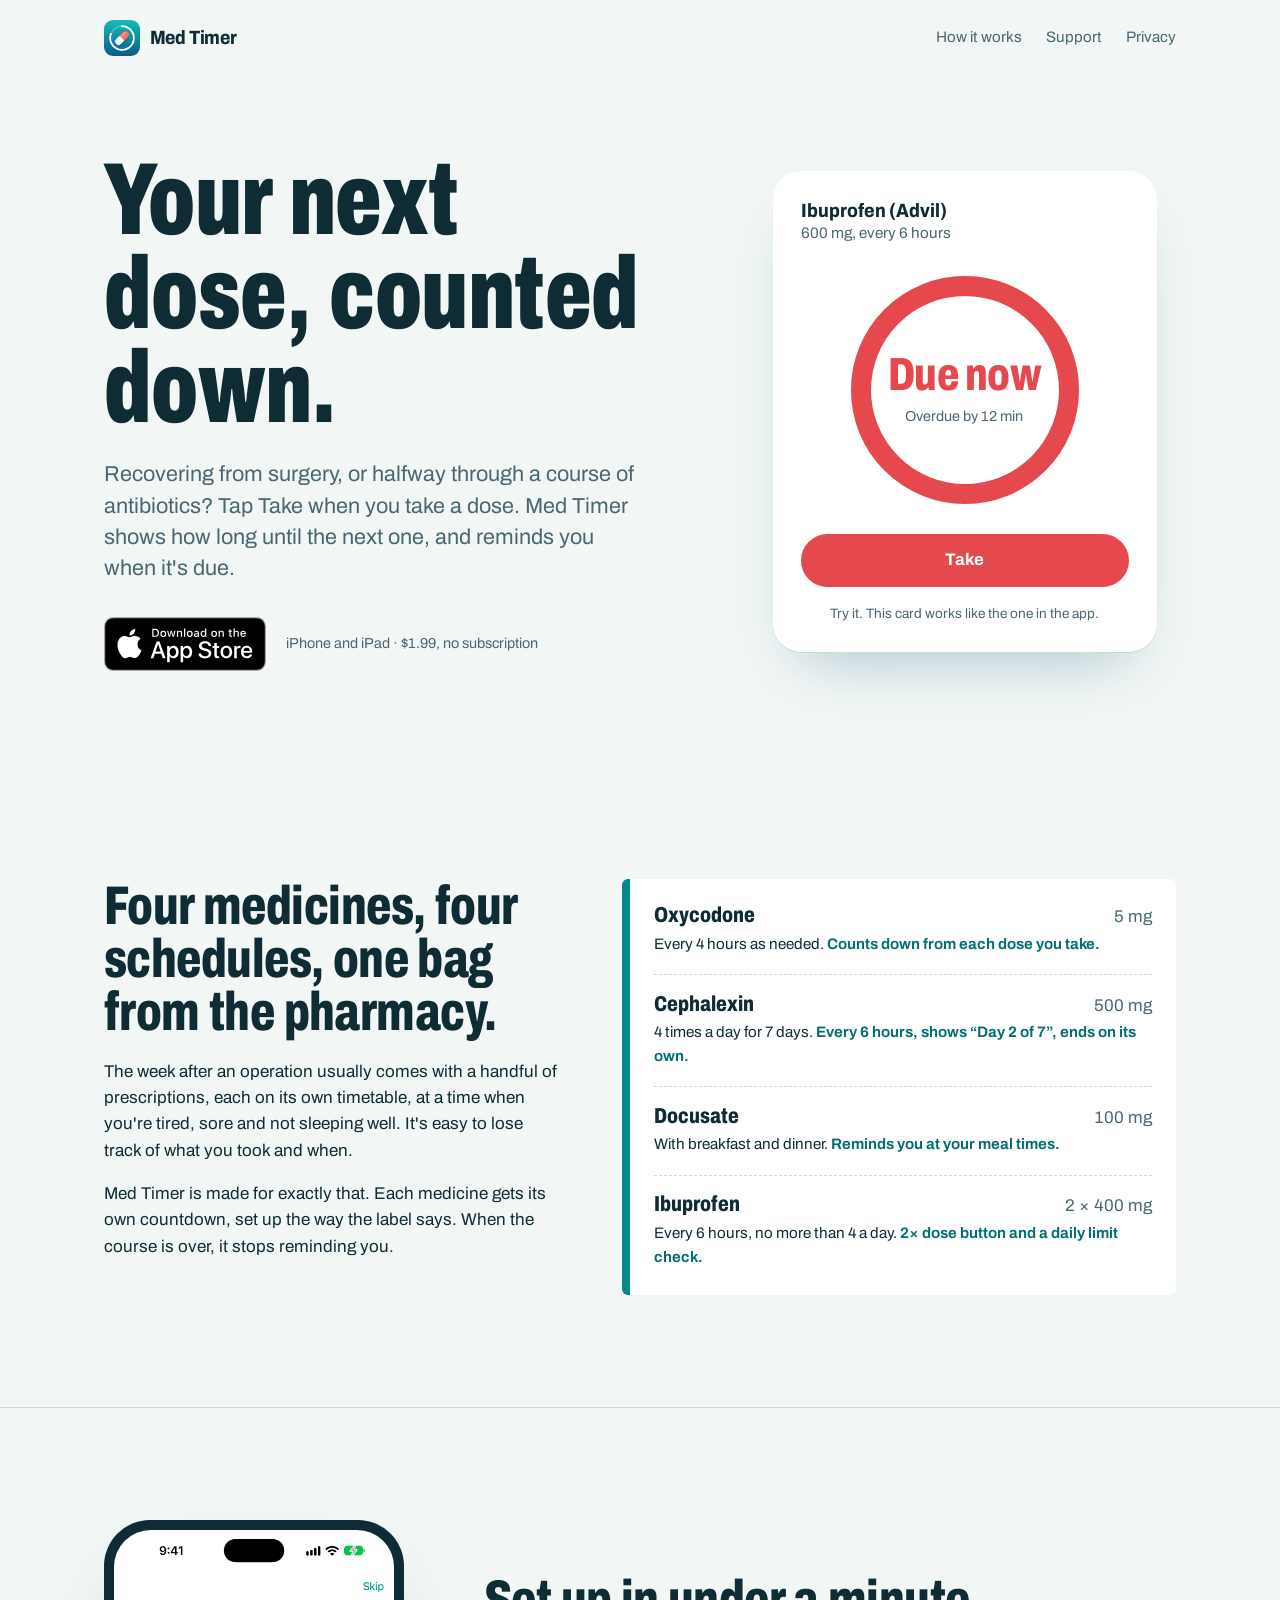
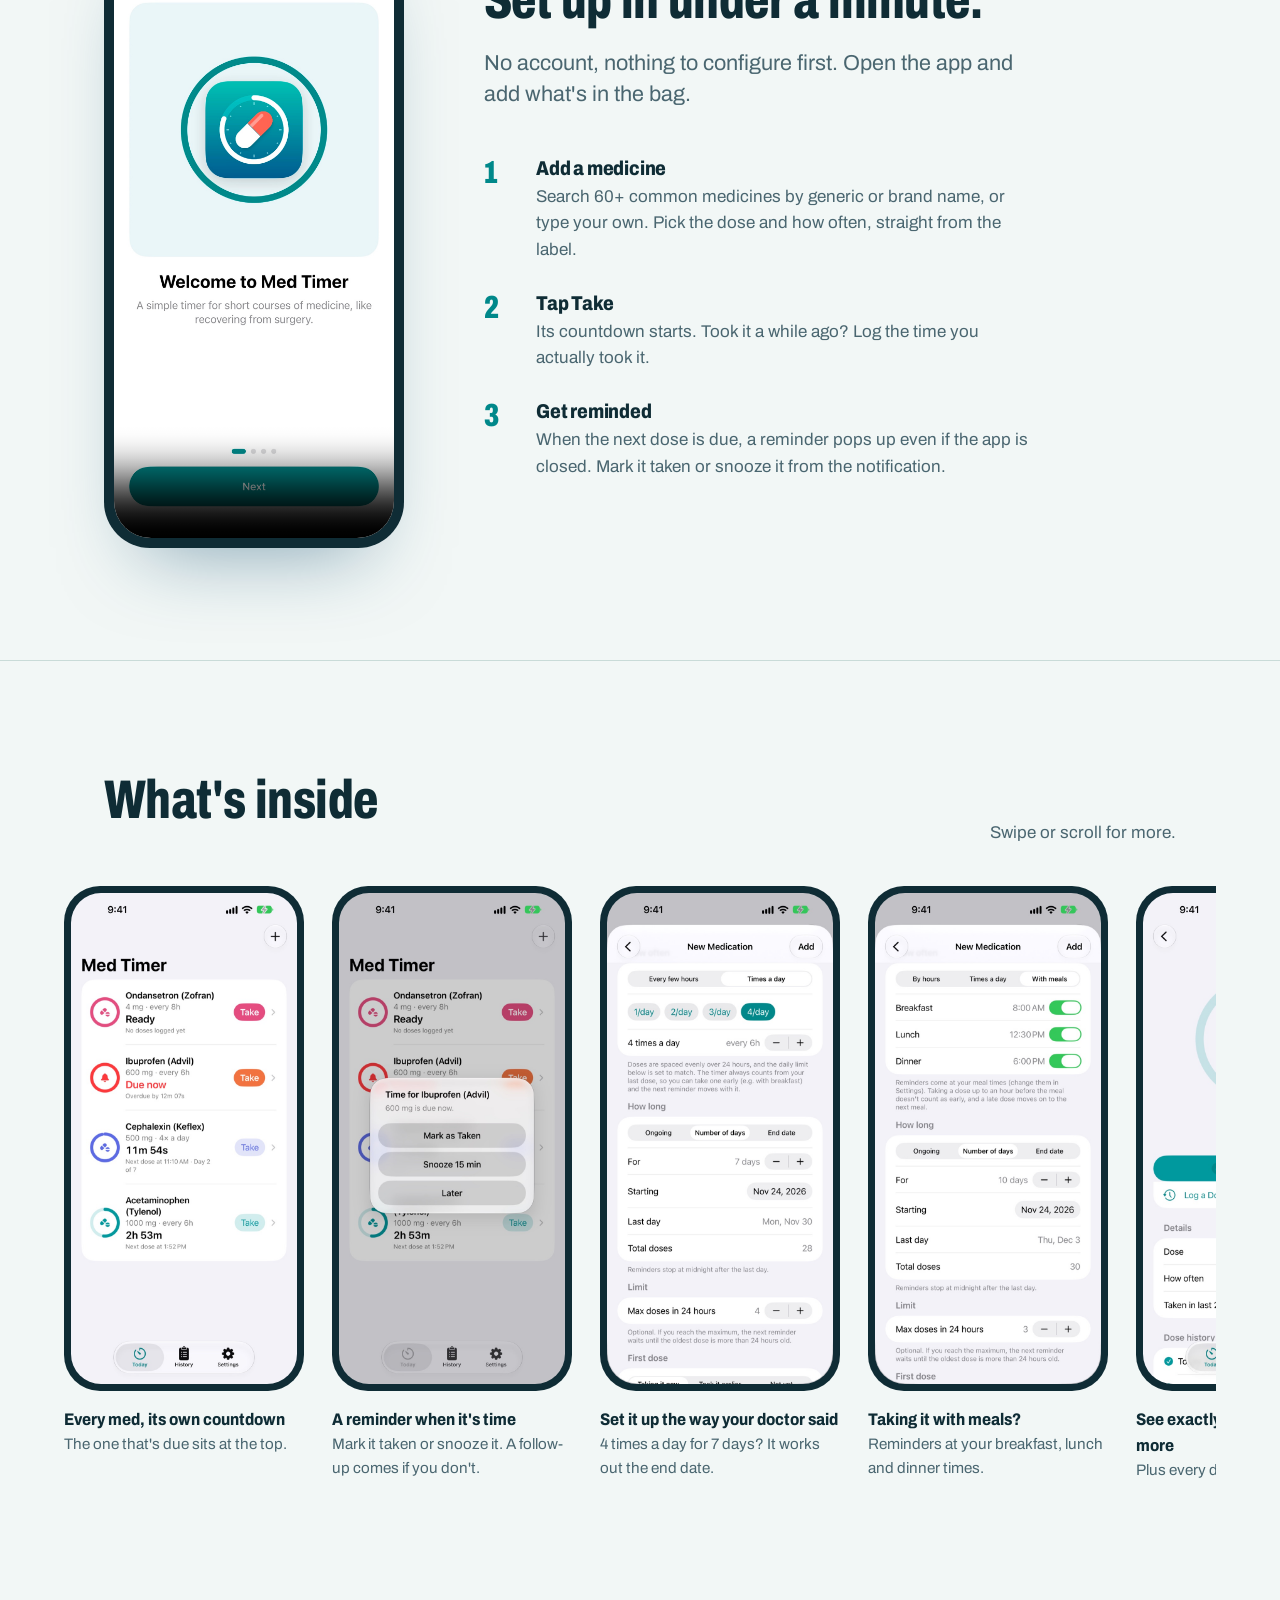
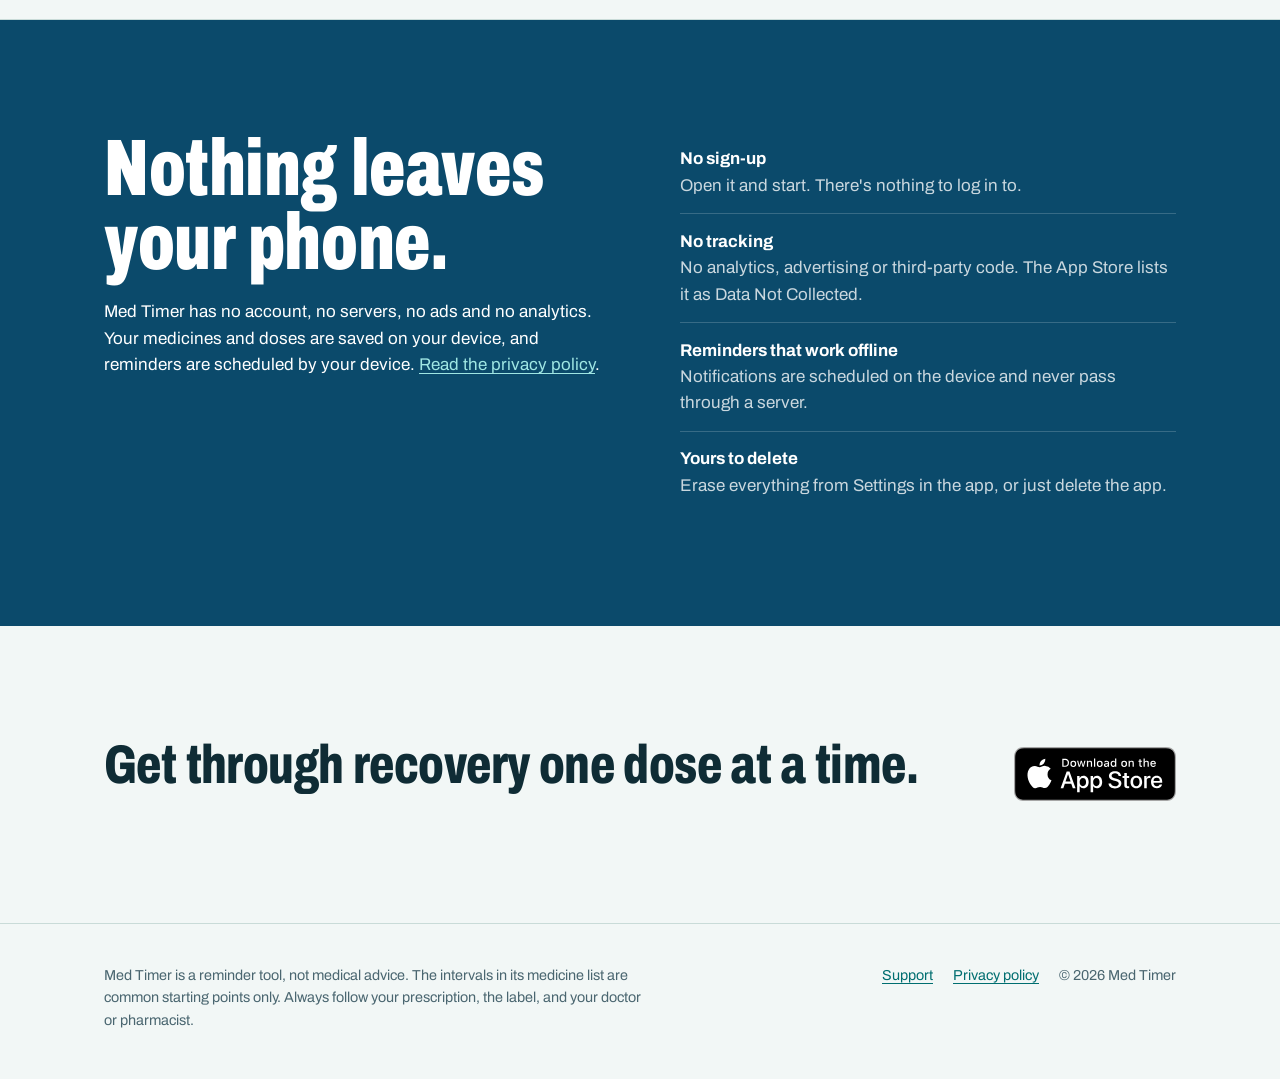
<file: index.html>
<!doctype html>
<html lang="en">
<head>
<meta charset="utf-8">
<meta name="viewport" content="width=device-width, initial-scale=1">
<title>Med Timer: a dose countdown for short courses of medicine</title>
<meta name="description" content="Tap Take and Med Timer counts down to your next dose, then reminds you when it's due. Made for short courses of medicine, like recovering from surgery. iPhone and iPad.">
<link rel="canonical" href="https://medtimer.app/">
<meta name="theme-color" content="#f2f7f6" media="(prefers-color-scheme: light)">
<meta name="theme-color" content="#08262e" media="(prefers-color-scheme: dark)">
<meta name="apple-itunes-app" content="app-id=6838907427">
<meta property="og:title" content="Med Timer: Dose Countdown">
<meta property="og:description" content="Every med, its own countdown. Reminders when the next dose is due.">
<meta property="og:image" content="https://medtimer.app/assets/og.jpg">
<meta property="og:url" content="https://medtimer.app/">
<meta name="twitter:card" content="summary_large_image">
<link rel="icon" href="favicon.png" type="image/png">
<link rel="apple-touch-icon" href="apple-touch-icon.png">
<link rel="preload" href="assets/fonts/Archivo.woff2" as="font" type="font/woff2" crossorigin>
<link rel="stylesheet" href="style.css">
</head>
<body>
<a class="skip" href="#main">Skip to content</a>

<header class="site-head">
  <div class="wrap">
    <a class="brand" href="./"><img src="assets/icon-256.png" alt="" width="36" height="36">Med Timer</a>
    <nav class="site-nav" aria-label="Site">
      <a class="nav-optional" href="#how">How it works</a>
      <a href="support.html">Support</a>
      <a href="privacy.html">Privacy</a>
    </nav>
  </div>
</header>

<main id="main">

<section class="hero">
  <div class="wrap">
    <div>
      <h1 class="display">Your next dose, counted down.</h1>
      <p class="lede">Recovering from surgery, or halfway through a course of antibiotics? Tap Take when you take a dose. Med Timer shows how long until the next one, and reminds you when it's due.</p>
      <div class="get">
        <a href="https://apps.apple.com/app/id6838907427"><img src="assets/app-store-badge.svg" alt="Download on the App Store" width="162" height="54"></a>
        <small>iPhone and iPad · $1.99, no subscription</small>
      </div>
    </div>

    <div class="demo" data-state="due" aria-label="Try it: a working Med Timer card">
      <div class="demo-top">
        <div>
          <div class="demo-name">Ibuprofen (Advil)</div>
          <div class="demo-dose">600 mg, every 6 hours</div>
        </div>
      </div>
      <div class="ring">
        <svg viewBox="0 0 120 120" aria-hidden="true">
          <circle class="track" cx="60" cy="60" r="52" fill="none" stroke-width="10"/>
          <circle class="fill" cx="60" cy="60" r="52" fill="none" stroke-width="10" pathLength="100" stroke-dasharray="100" stroke-dashoffset="0"/>
        </svg>
        <div class="ring-label" aria-live="polite">
          <div class="ring-time" id="demo-time">Due now</div>
          <div class="ring-sub" id="demo-sub">Overdue by 12 min</div>
        </div>
      </div>
      <div class="demo-actions">
        <button class="btn btn-take" id="demo-take" type="button">Take</button>
        <button class="btn btn-undo" id="demo-undo" type="button" hidden>Undo</button>
      </div>
      <p class="demo-note" id="demo-note">Try it. This card works like the one in the app.</p>
    </div>
  </div>
</section>

<section class="section course">
  <div class="wrap">
    <div>
      <h2>Four medicines, four schedules, one bag from the pharmacy.</h2>
      <p>The week after an operation usually comes with a handful of prescriptions, each on its own timetable, at a time when you're tired, sore and not sleeping well. It's easy to lose track of what you took and when.</p>
      <p>Med Timer is made for exactly that. Each medicine gets its own countdown, set up the way the label says. When the course is over, it stops reminding you.</p>
    </div>
    <ul class="label" aria-label="An example recovery: how Med Timer handles each schedule">
      <li>
        <span class="rx-name">Oxycodone</span><span class="rx-dose">5 mg</span>
        <span class="rx-how">Every 4 hours as needed. <b>Counts down from each dose you take.</b></span>
      </li>
      <li>
        <span class="rx-name">Cephalexin</span><span class="rx-dose">500 mg</span>
        <span class="rx-how">4 times a day for 7 days. <b>Every 6 hours, shows “Day 2 of 7”, ends on its own.</b></span>
      </li>
      <li>
        <span class="rx-name">Docusate</span><span class="rx-dose">100 mg</span>
        <span class="rx-how">With breakfast and dinner. <b>Reminds you at your meal times.</b></span>
      </li>
      <li>
        <span class="rx-name">Ibuprofen</span><span class="rx-dose">2 × 400 mg</span>
        <span class="rx-how">Every 6 hours, no more than 4 a day. <b>2× dose button and a daily limit check.</b></span>
      </li>
    </ul>
  </div>
</section>

<section class="section walk" id="how">
  <div class="wrap">
    <div class="phone-col">
      <div class="phone">
        <video id="walk-video" src="assets/walkthrough.mp4" poster="assets/walkthrough-poster.jpg" muted loop playsinline preload="metadata" width="540" height="1174" aria-label="Recording of Med Timer's welcome walkthrough: adding Ibuprofen, tapping Take, and the reminder"></video>
      </div>
    </div>
    <div>
      <h2>Set up in under a minute.</h2>
      <p class="lede">No account, nothing to configure first. Open the app and add what's in the bag.</p>
      <ol class="steps">
        <li><div><h3>Add a medicine</h3><p>Search 60+ common medicines by generic or brand name, or type your own. Pick the dose and how often, straight from the label.</p></div></li>
        <li><div><h3>Tap Take</h3><p>Its countdown starts. Took it a while ago? Log the time you actually took it.</p></div></li>
        <li><div><h3>Get reminded</h3><p>When the next dose is due, a reminder pops up even if the app is closed. Mark it taken or snooze it from the notification.</p></div></li>
      </ol>
    </div>
  </div>
</section>

<section class="section screens">
  <div class="wrap">
    <div class="screens-intro">
      <h2>What's inside</h2>
      <p>Swipe or scroll for more.</p>
    </div>
    <div class="strip" tabindex="0" aria-label="App screenshots">
      <figure>
        <div class="phone"><img src="assets/shots/today.jpg" alt="Today screen: four medicines, each with a countdown ring and a Take button" loading="lazy" width="720" height="1564"></div>
        <figcaption><b>Every med, its own countdown</b><span>The one that's due sits at the top.</span></figcaption>
      </figure>
      <figure>
        <div class="phone"><img src="assets/shots/alert.jpg" alt="A reminder reading Time for Ibuprofen (Advil), with Mark as Taken and Snooze" loading="lazy" width="720" height="1564"></div>
        <figcaption><b>A reminder when it's time</b><span>Mark it taken or snooze it. A follow-up comes if you don't.</span></figcaption>
      </figure>
      <figure>
        <div class="phone"><img src="assets/shots/editorLength.jpg" alt="Medication form set to 4 times a day for 7 days" loading="lazy" width="720" height="1564"></div>
        <figcaption><b>Set it up the way your doctor said</b><span>4 times a day for 7 days? It works out the end date.</span></figcaption>
      </figure>
      <figure>
        <div class="phone"><img src="assets/shots/editorMeals.jpg" alt="Medication form set to with breakfast and dinner" loading="lazy" width="720" height="1564"></div>
        <figcaption><b>Taking it with meals?</b><span>Reminders at your breakfast, lunch and dinner times.</span></figcaption>
      </figure>
      <figure>
        <div class="phone"><img src="assets/shots/detail.jpg" alt="Medication detail with a large countdown and the list of past doses" loading="lazy" width="720" height="1564"></div>
        <figcaption><b>See exactly when you can take more</b><span>Plus every dose you've logged.</span></figcaption>
      </figure>
      <figure>
        <div class="phone"><img src="assets/shots/search.jpg" alt="Search list of common medicines with brand names" loading="lazy" width="720" height="1564"></div>
        <figcaption><b>60+ common medicines built in</b><span>Pain relief, antibiotics, anti-nausea, eye drops and more.</span></figcaption>
      </figure>
      <figure>
        <div class="phone"><img src="assets/shots/history.jpg" alt="History screen listing doses by day with a Share button" loading="lazy" width="720" height="1564"></div>
        <figcaption><b>A dose log for your doctor</b><span>Every dose, by day, ready to share.</span></figcaption>
      </figure>
    </div>
  </div>
</section>

<section class="section privacy">
  <div class="wrap">
    <div>
      <h2 class="display">Nothing leaves your phone.</h2>
      <p>Med Timer has no account, no servers, no ads and no analytics. Your medicines and doses are saved on your device, and reminders are scheduled by your device. <a href="privacy.html">Read the privacy policy</a>.</p>
    </div>
    <ul>
      <li><b>No sign-up</b><span>Open it and start. There's nothing to log in to.</span></li>
      <li><b>No tracking</b><span>No analytics, advertising or third-party code. The App Store lists it as Data Not Collected.</span></li>
      <li><b>Reminders that work offline</b><span>Notifications are scheduled on the device and never pass through a server.</span></li>
      <li><b>Yours to delete</b><span>Erase everything from Settings in the app, or just delete the app.</span></li>
    </ul>
  </div>
</section>

<section class="section closing">
  <div class="wrap">
    <h2>Get through recovery one dose at a time.</h2>
    <div class="get">
      <a href="https://apps.apple.com/app/id6838907427"><img src="assets/app-store-badge.svg" alt="Download on the App Store" width="162" height="54"></a>
    </div>
  </div>
</section>

</main>

<footer class="site-foot">
  <div class="wrap">
    <p>Med Timer is a reminder tool, not medical advice. The intervals in its medicine list are common starting points only. Always follow your prescription, the label, and your doctor or pharmacist.</p>
    <nav aria-label="Footer">
      <a href="support.html">Support</a>
      <a href="privacy.html">Privacy policy</a>
      <span>© 2026 Med Timer</span>
    </nav>
  </div>
</footer>

<script src="site.js" defer></script>
</body>
</html>
</file>
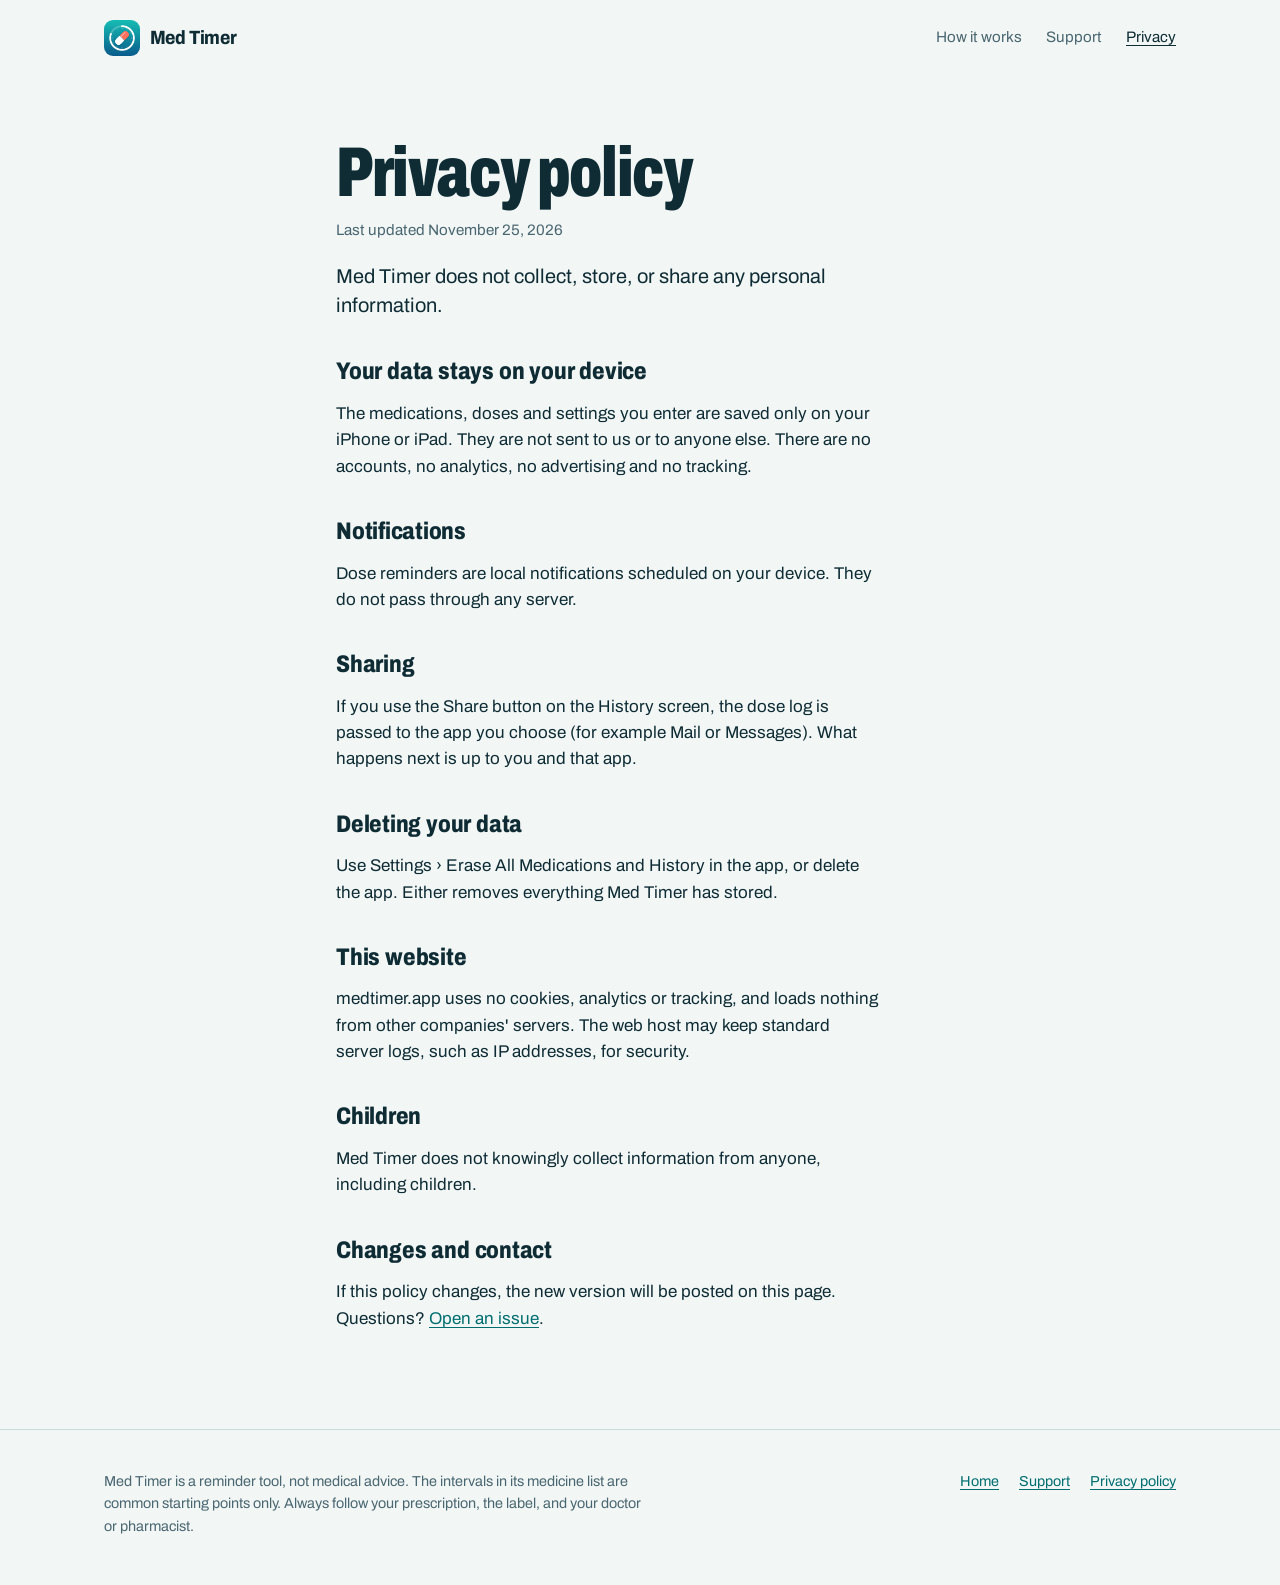
<file: privacy.html>
<!doctype html>
<html lang="en">
<head>
<meta charset="utf-8">
<meta name="viewport" content="width=device-width, initial-scale=1">
<title>Privacy policy · Med Timer</title>
<meta name="description" content="Med Timer does not collect, store, or share any personal information.">
<link rel="canonical" href="https://medtimer.app/privacy.html">
<meta name="theme-color" content="#f2f7f6" media="(prefers-color-scheme: light)">
<meta name="theme-color" content="#08262e" media="(prefers-color-scheme: dark)">
<link rel="icon" href="favicon.png" type="image/png">
<link rel="apple-touch-icon" href="apple-touch-icon.png">
<link rel="preload" href="assets/fonts/Archivo.woff2" as="font" type="font/woff2" crossorigin>
<link rel="stylesheet" href="style.css">
</head>
<body>
<a class="skip" href="#main">Skip to content</a>
<header class="site-head">
  <div class="wrap">
    <a class="brand" href="./"><img src="assets/icon-256.png" alt="" width="36" height="36">Med Timer</a>
    <nav class="site-nav" aria-label="Site">
      <a class="nav-optional" href="./#how">How it works</a>
      <a href="support.html">Support</a>
      <a href="privacy.html" aria-current="page">Privacy</a>
    </nav>
  </div>
</header>
<main id="main" class="page"><div class="wrap">
<h1>Privacy policy</h1>
<p class="updated">Last updated November 25, 2026</p>
<p class="summary">Med Timer does not collect, store, or share any personal information.</p>

<h2>Your data stays on your device</h2>
<p>The medications, doses and settings you enter are saved only on your iPhone or iPad. They are not sent to us or to anyone else. There are no accounts, no analytics, no advertising and no tracking.</p>

<h2>Notifications</h2>
<p>Dose reminders are local notifications scheduled on your device. They do not pass through any server.</p>

<h2>Sharing</h2>
<p>If you use the Share button on the History screen, the dose log is passed to the app you choose (for example Mail or Messages). What happens next is up to you and that app.</p>

<h2>Deleting your data</h2>
<p>Use Settings › Erase All Medications and History in the app, or delete the app. Either removes everything Med Timer has stored.</p>

<h2>This website</h2>
<p>medtimer.app uses no cookies, analytics or tracking, and loads nothing from other companies' servers. The web host may keep standard server logs, such as IP addresses, for security.</p>

<h2>Children</h2>
<p>Med Timer does not knowingly collect information from anyone, including children.</p>

<h2>Changes and contact</h2>
<p>If this policy changes, the new version will be posted on this page. Questions? <a href="https://github.com/BackwardsHAT123/medtimer-support/issues/new">Open an issue</a>.</p>
</div></main>
<footer class="site-foot">
  <div class="wrap">
    <p>Med Timer is a reminder tool, not medical advice. The intervals in its medicine list are common starting points only. Always follow your prescription, the label, and your doctor or pharmacist.</p>
    <nav aria-label="Footer">
      <a href="./">Home</a>
      <a href="support.html">Support</a>
      <a href="privacy.html">Privacy policy</a>
    </nav>
  </div>
</footer>
</body>
</html>
</file>
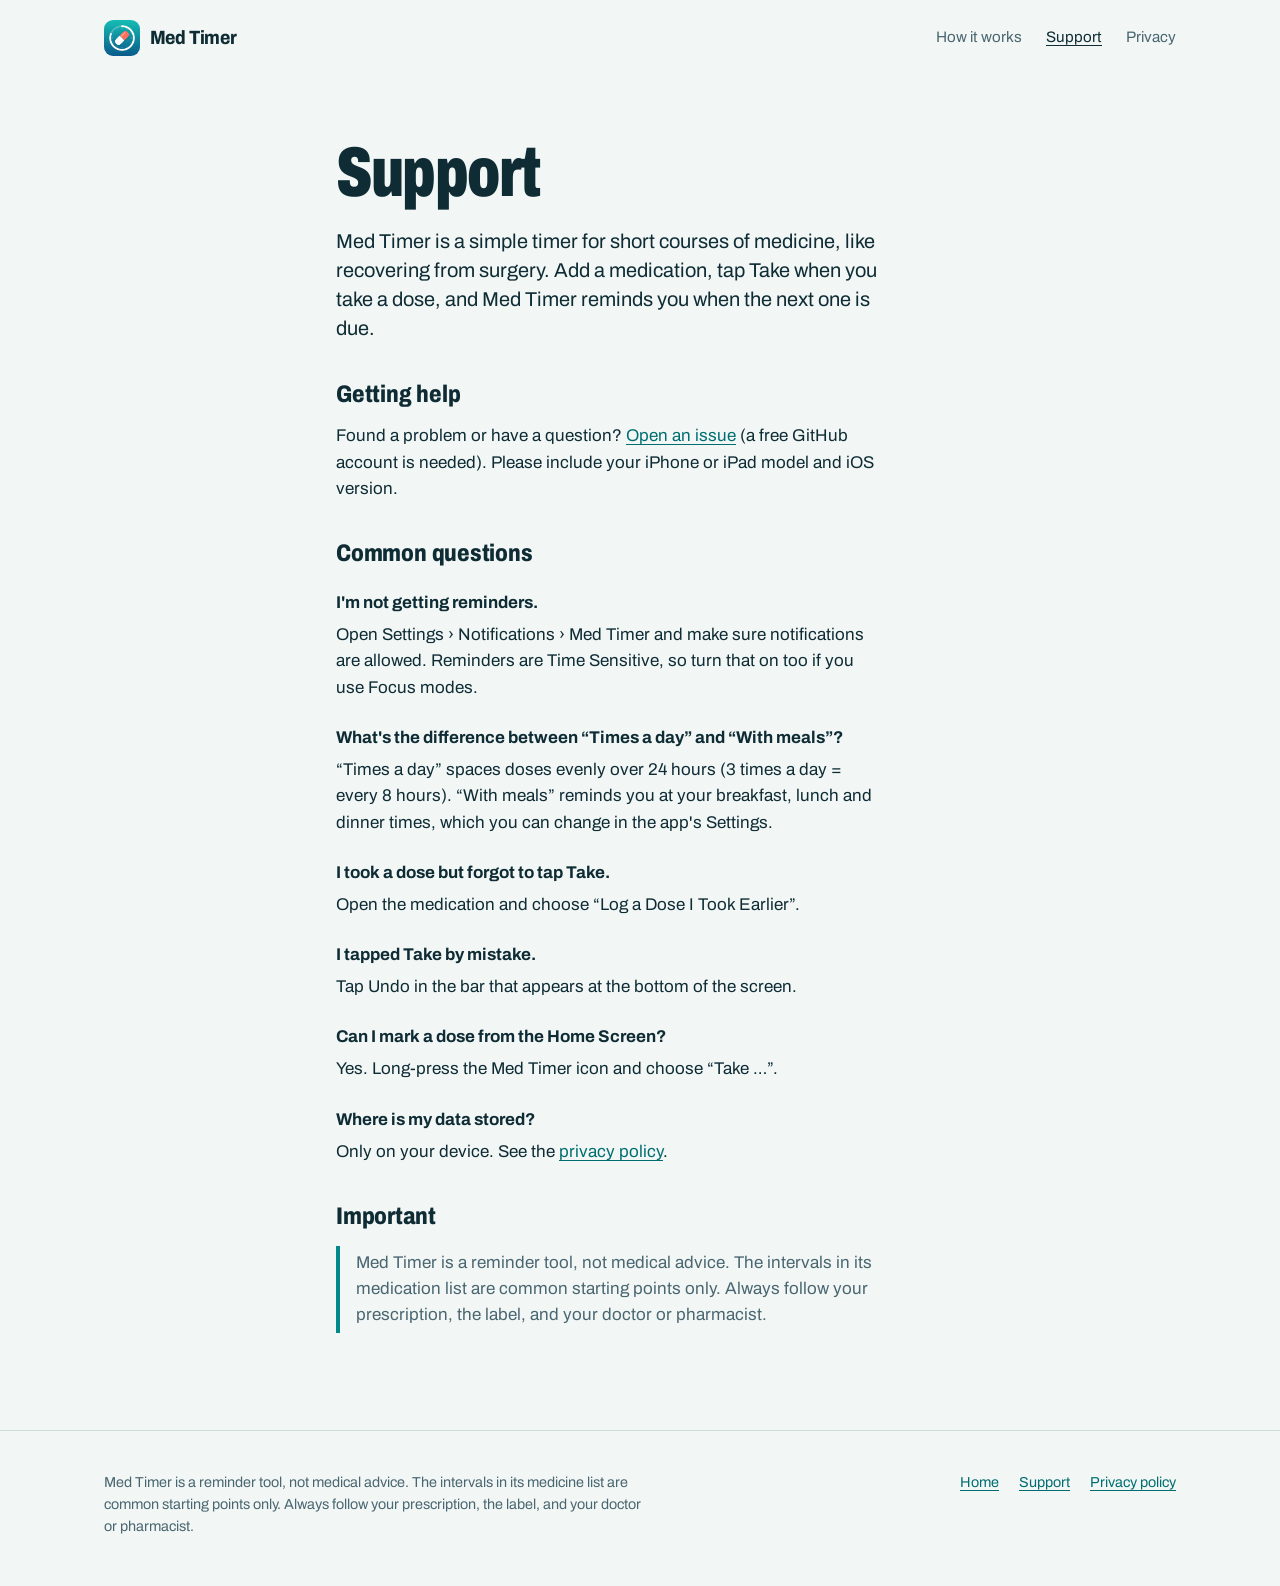
<file: support.html>
<!doctype html>
<html lang="en">
<head>
<meta charset="utf-8">
<meta name="viewport" content="width=device-width, initial-scale=1">
<title>Support · Med Timer</title>
<meta name="description" content="Help with Med Timer: reminders, schedules, logging doses, and how to get in touch.">
<link rel="canonical" href="https://medtimer.app/support.html">
<meta name="theme-color" content="#f2f7f6" media="(prefers-color-scheme: light)">
<meta name="theme-color" content="#08262e" media="(prefers-color-scheme: dark)">
<link rel="icon" href="favicon.png" type="image/png">
<link rel="apple-touch-icon" href="apple-touch-icon.png">
<link rel="preload" href="assets/fonts/Archivo.woff2" as="font" type="font/woff2" crossorigin>
<link rel="stylesheet" href="style.css">
</head>
<body>
<a class="skip" href="#main">Skip to content</a>
<header class="site-head">
  <div class="wrap">
    <a class="brand" href="./"><img src="assets/icon-256.png" alt="" width="36" height="36">Med Timer</a>
    <nav class="site-nav" aria-label="Site">
      <a class="nav-optional" href="./#how">How it works</a>
      <a href="support.html" aria-current="page">Support</a>
      <a href="privacy.html">Privacy</a>
    </nav>
  </div>
</header>
<main id="main" class="page"><div class="wrap">
<h1>Support</h1>
<p class="summary">Med Timer is a simple timer for short courses of medicine, like recovering from surgery. Add a medication, tap Take when you take a dose, and Med Timer reminds you when the next one is due.</p>

<h2>Getting help</h2>
<p>Found a problem or have a question? <a href="https://github.com/BackwardsHAT123/medtimer-support/issues/new">Open an issue</a> (a free GitHub account is needed). Please include your iPhone or iPad model and iOS version.</p>

<h2>Common questions</h2>
<dl class="faq">
  <dt>I'm not getting reminders.</dt>
  <dd>Open Settings › Notifications › Med Timer and make sure notifications are allowed. Reminders are Time Sensitive, so turn that on too if you use Focus modes.</dd>
  <dt>What's the difference between “Times a day” and “With meals”?</dt>
  <dd>“Times a day” spaces doses evenly over 24 hours (3 times a day = every 8 hours). “With meals” reminds you at your breakfast, lunch and dinner times, which you can change in the app's Settings.</dd>
  <dt>I took a dose but forgot to tap Take.</dt>
  <dd>Open the medication and choose “Log a Dose I Took Earlier”.</dd>
  <dt>I tapped Take by mistake.</dt>
  <dd>Tap Undo in the bar that appears at the bottom of the screen.</dd>
  <dt>Can I mark a dose from the Home Screen?</dt>
  <dd>Yes. Long-press the Med Timer icon and choose “Take …”.</dd>
  <dt>Where is my data stored?</dt>
  <dd>Only on your device. See the <a href="privacy.html">privacy policy</a>.</dd>
</dl>

<h2>Important</h2>
<p class="note">Med Timer is a reminder tool, not medical advice. The intervals in its medication list are common starting points only. Always follow your prescription, the label, and your doctor or pharmacist.</p>
</div></main>
<footer class="site-foot">
  <div class="wrap">
    <p>Med Timer is a reminder tool, not medical advice. The intervals in its medicine list are common starting points only. Always follow your prescription, the label, and your doctor or pharmacist.</p>
    <nav aria-label="Footer">
      <a href="./">Home</a>
      <a href="support.html">Support</a>
      <a href="privacy.html">Privacy policy</a>
    </nav>
  </div>
</footer>
</body>
</html>
</file>
<file: style.css>
/* Med Timer — medtimer.app
   One typeface (Archivo, variable width + weight). Width is the display device:
   headlines are set condensed and heavy, like the drug name on a pharmacy label;
   body text runs at normal width. Colours come from the app icon and its rings. */

@font-face {
  font-family: "Archivo";
  src: url("assets/fonts/Archivo.woff2") format("woff2");
  font-weight: 100 900;
  font-stretch: 62% 125%;
  font-display: swap;
}

:root {
  color-scheme: light dark;
  --paper: #f2f7f6;
  --paper-2: #e3eeec;
  --ink: #0f2c35;
  --ink-2: #4a6670;
  --teal: #00888a;
  --teal-ink: #006e70;
  --deep: #0b4a6b;
  --due: #e5484d;
  --line: #c9dbd8;
  --card: #ffffff;
  --phone: #0f2c35;
  --measure: 34rem;
  --wrap: 72rem;
  --pad: clamp(1.25rem, 4vw, 2.5rem);
}

@media (prefers-color-scheme: dark) {
  :root {
    --paper: #08262e;
    --paper-2: #0d3039;
    --ink: #e6f2f0;
    --ink-2: #9db8bd;
    --teal: #3cc4c1;
    --teal-ink: #5fd6d3;
    --deep: #7cc3e6;
    --due: #ff6b6f;
    --line: #1e4650;
    --card: #0f3540;
    --phone: #02161b;
  }
}

*, *::before, *::after { box-sizing: border-box; }

html { -webkit-text-size-adjust: 100%; }

body {
  margin: 0;
  background: var(--paper);
  color: var(--ink);
  font-family: "Archivo", -apple-system, BlinkMacSystemFont, "Segoe UI", sans-serif;
  font-size: 1.0625rem;
  line-height: 1.55;
  font-stretch: 100%;
}

img, video, svg { display: block; max-width: 100%; }

a { color: var(--teal-ink); text-underline-offset: 0.18em; }
a:hover { text-decoration-thickness: 2px; }

:focus-visible { outline: 3px solid var(--teal); outline-offset: 3px; border-radius: 4px; }

.wrap { max-width: var(--wrap); margin: 0 auto; padding: 0 var(--pad); }

.skip { position: absolute; left: -999px; }
.skip:focus { left: 1rem; top: 1rem; background: var(--card); padding: 0.5rem 1rem; z-index: 10; }

/* ---------- Header ---------- */

.site-head { padding: 1.25rem 0; }
.site-head .wrap { display: flex; align-items: center; justify-content: space-between; gap: 1rem; }

.brand {
  display: flex; align-items: center; gap: 0.6rem;
  color: var(--ink); text-decoration: none;
  font-weight: 750; font-stretch: 88%; font-size: 1.2rem; letter-spacing: -0.01em;
}
.brand img { width: 36px; height: 36px; border-radius: 9px; }

.site-nav { display: flex; gap: 1.5rem; font-size: 0.95rem; }
.site-nav a { color: var(--ink-2); text-decoration: none; }
.site-nav a:hover, .site-nav a[aria-current="page"] { color: var(--ink); text-decoration: underline; }

/* ---------- Type ---------- */

h1, h2, h3 { margin: 0; font-weight: 800; letter-spacing: -0.02em; line-height: 1; }

.display {
  font-size: clamp(3rem, 9vw, 6.4rem);
  font-stretch: 68%;
  font-weight: 850;
  line-height: 0.92;
  letter-spacing: -0.005em;
  word-spacing: 0.06em;
  text-wrap: balance;
}

h2 {
  font-size: clamp(2rem, 5vw, 3.4rem);
  font-stretch: 72%;
  line-height: 0.98;
  letter-spacing: -0.01em;
  word-spacing: 0.05em;
  text-wrap: balance;
}

h3 { font-size: 1.25rem; font-stretch: 85%; line-height: 1.15; letter-spacing: -0.01em; }

.lede { font-size: clamp(1.15rem, 2vw, 1.35rem); line-height: 1.45; color: var(--ink-2); max-width: var(--measure); }

p { max-width: var(--measure); }

/* ---------- Hero ---------- */

.hero { padding: clamp(2rem, 6vw, 5rem) 0 clamp(3rem, 8vw, 6rem); }
.hero .wrap {
  display: grid; gap: clamp(2.5rem, 6vw, 5rem);
  grid-template-columns: minmax(0, 1.15fr) minmax(0, 0.85fr);
  align-items: center;
}
.hero .lede { margin: 1.5rem 0 2rem; }

.get { display: flex; flex-wrap: wrap; align-items: center; gap: 1rem 1.25rem; }
.get img { height: 54px; width: auto; }
.get small { color: var(--ink-2); font-size: 0.9rem; }

/* The live demo: one medication card from the app, working. */
.demo {
  background: var(--card);
  border-radius: 28px;
  padding: 1.75rem;
  box-shadow: 0 1px 0 var(--line), 0 30px 60px -30px rgba(11, 74, 107, 0.35);
  max-width: 24rem;
  justify-self: center;
  width: 100%;
}
.demo-top { display: flex; justify-content: space-between; align-items: baseline; gap: 1rem; }
.demo-name { font-weight: 750; font-stretch: 90%; font-size: 1.2rem; line-height: 1.2; }
.demo-dose { color: var(--ink-2); font-size: 0.95rem; }

.ring { position: relative; width: min(15rem, 70vw); aspect-ratio: 1; margin: 1.5rem auto; }
.ring svg { width: 100%; height: 100%; transform: rotate(-90deg); }
.ring .track { stroke: var(--paper-2); }
.ring .fill {
  stroke: var(--due);
  stroke-linecap: round;
  transition: stroke-dashoffset 1.1s cubic-bezier(.2,.7,.2,1), stroke 0.4s;
}
.demo[data-state="waiting"] .ring .fill { stroke: var(--teal); }

.ring-label {
  position: absolute; inset: 0;
  display: grid; place-content: center; text-align: center;
}
.ring-time {
  font-size: clamp(2.2rem, 7vw, 2.9rem);
  font-weight: 800; font-stretch: 75%;
  font-variant-numeric: tabular-nums; letter-spacing: -0.01em; line-height: 1;
}
.demo[data-state="due"] .ring-time { color: var(--due); }
.ring-sub { color: var(--ink-2); font-size: 0.9rem; margin-top: 0.4rem; }

.demo-actions { display: flex; gap: 0.75rem; }
.btn {
  appearance: none; border: 0; cursor: pointer;
  font: inherit; font-weight: 700; font-size: 1.05rem;
  padding: 0.85rem 1.4rem; border-radius: 999px;
  flex: 1;
}
.btn-take { background: var(--due); color: #fff; }
.demo[data-state="waiting"] .btn-take { background: var(--paper-2); color: var(--ink-2); }
.btn-undo { background: transparent; color: var(--teal-ink); flex: 0 0 auto; padding-inline: 0.75rem; }
.btn-undo[hidden] { display: none; }
.demo-note { color: var(--ink-2); font-size: 0.85rem; text-align: center; margin: 1rem auto 0; min-height: 1.3em; }

@media (prefers-reduced-motion: no-preference) {
  .demo[data-state="due"] .ring svg { animation: due 1.6s ease-in-out infinite; }
  @keyframes due { 50% { opacity: 0.55; } }
}

/* ---------- Section rhythm ---------- */

.section { padding: clamp(3.5rem, 9vw, 7rem) 0; }
.section + .section { border-top: 1px solid var(--line); }
.section h2 { margin-bottom: 1.25rem; }

/* ---------- The course: a prescription list ---------- */

.course .wrap { display: grid; gap: 2.5rem 4rem; grid-template-columns: minmax(0, 0.9fr) minmax(0, 1.1fr); align-items: start; }

.label {
  background: var(--card);
  border-radius: 6px;
  border-left: 8px solid var(--teal);
  padding: 0.5rem 1.5rem;
  list-style: none; margin: 0;
}
.label li {
  display: grid; grid-template-columns: 1fr auto; gap: 0.15rem 1rem;
  padding: 1.1rem 0;
  border-bottom: 1px dashed var(--line);
}
.label li:last-child { border-bottom: 0; }
.rx-name { font-weight: 800; font-stretch: 78%; font-size: 1.35rem; line-height: 1.1; }
.rx-dose { color: var(--ink-2); font-variant-numeric: tabular-nums; text-align: right; }
.rx-how { grid-column: 1 / -1; font-size: 0.95rem; }
.rx-how b { font-weight: 650; color: var(--teal-ink); }

/* ---------- Walkthrough ---------- */

.walk .wrap { display: grid; gap: 3rem 5rem; grid-template-columns: auto minmax(0, 1fr); align-items: center; }

.phone {
  background: var(--phone);
  padding: 10px;
  border-radius: 46px;
  width: min(300px, 72vw);
  box-shadow: 0 40px 80px -40px rgba(11, 74, 107, 0.5);
}
.phone > * { border-radius: 37px; width: 100%; height: auto; aspect-ratio: 1320 / 2868; object-fit: cover; background: #fff; }

.steps { list-style: none; padding: 0; margin: 2rem 0 0; counter-reset: step; max-width: var(--measure); }
.steps li { counter-increment: step; display: grid; grid-template-columns: 2.5rem 1fr; gap: 0 0.75rem; padding: 0.9rem 0; }
.steps li::before {
  content: counter(step);
  font-weight: 850; font-stretch: 70%; font-size: 2rem; line-height: 1; color: var(--teal);
}
.steps h3 { margin-bottom: 0.25rem; }
.steps p { margin: 0; color: var(--ink-2); }

/* ---------- Screens ---------- */

.screens-intro { display: flex; justify-content: space-between; align-items: end; gap: 1rem 3rem; flex-wrap: wrap; }
.screens-intro p { margin: 0; color: var(--ink-2); }

.strip {
  display: grid; grid-auto-flow: column; grid-auto-columns: min(240px, 62vw);
  gap: 1.75rem;
  overflow-x: auto; scroll-snap-type: x mandatory;
  padding: 2.5rem var(--pad) 1.5rem;
  margin: 0 calc(-1 * var(--pad));
  scrollbar-width: thin;
}
.strip figure { margin: 0; scroll-snap-align: start; }
.strip .phone { width: 100%; padding: 7px; border-radius: 36px; box-shadow: none; }
.strip .phone > * { border-radius: 30px; }
.strip figcaption { margin-top: 1rem; font-size: 0.95rem; }
.strip figcaption b { display: block; font-weight: 750; font-stretch: 88%; font-size: 1.05rem; }
.strip figcaption span { color: var(--ink-2); }

/* ---------- Privacy ---------- */

.privacy { background: var(--deep); color: #fff; }
@media (prefers-color-scheme: dark) { .privacy { background: #0b3a48; } }
.privacy a { color: #9fe6e3; }
.privacy .wrap { display: grid; gap: 2rem 5rem; grid-template-columns: minmax(0, 1fr) minmax(0, 1fr); align-items: start; }
.privacy .display { font-size: clamp(2.6rem, 7vw, 5rem); }
.privacy ul { margin: 0; padding: 0; list-style: none; }
.privacy li { padding: 0.9rem 0; border-bottom: 1px solid rgba(255,255,255,0.18); }
.privacy li:last-child { border-bottom: 0; }
.privacy li b { display: block; font-weight: 700; }
.privacy li span { color: rgba(255,255,255,0.78); }
.section.privacy + .section { border-top: 0; }

/* ---------- Closing + footer ---------- */

.closing { text-align: left; }
.closing .wrap { display: flex; flex-wrap: wrap; justify-content: space-between; align-items: center; gap: 2rem; }

.site-foot { border-top: 1px solid var(--line); padding: 2.5rem 0 3rem; font-size: 0.9rem; color: var(--ink-2); }
.site-foot .wrap { display: grid; gap: 1rem 3rem; grid-template-columns: minmax(0, 1fr) auto; }
.site-foot p { margin: 0; }
.site-foot nav { display: flex; gap: 1.25rem; flex-wrap: wrap; }

/* ---------- Text pages (privacy, support) ---------- */

.page { padding: clamp(2rem, 6vw, 4rem) 0 5rem; }
.page .wrap { max-width: calc(var(--measure) + 2 * var(--pad) + 4rem); }
.page h1 { font-size: clamp(2.6rem, 8vw, 4.4rem); font-stretch: 70%; font-weight: 850; line-height: 0.95; margin-bottom: 0.75rem; }
.page h2 { font-size: 1.5rem; font-stretch: 82%; margin: 2.5rem 0 0.5rem; letter-spacing: -0.01em; }
.page .updated { color: var(--ink-2); font-size: 0.95rem; margin-top: 0; }
.page .summary { font-size: 1.25rem; line-height: 1.45; }
.faq dt { font-weight: 700; margin-top: 1.5rem; }
.faq dd { margin: 0.35rem 0 0; max-width: var(--measure); }
.note { border-left: 4px solid var(--teal); padding: 0.25rem 0 0.25rem 1rem; color: var(--ink-2); }

/* ---------- Small screens ---------- */

@media (max-width: 860px) {
  .hero .wrap, .course .wrap, .walk .wrap, .privacy .wrap { grid-template-columns: 1fr; }
  .walk .phone { margin: 0 auto; }
  .walk .phone-col { order: 2; }
  .site-foot .wrap { grid-template-columns: 1fr; }
}
@media (max-width: 520px) {
  .site-nav { gap: 1rem; }
  .site-nav .nav-optional { display: none; }
  .demo { padding: 1.25rem; }
}
</file>
